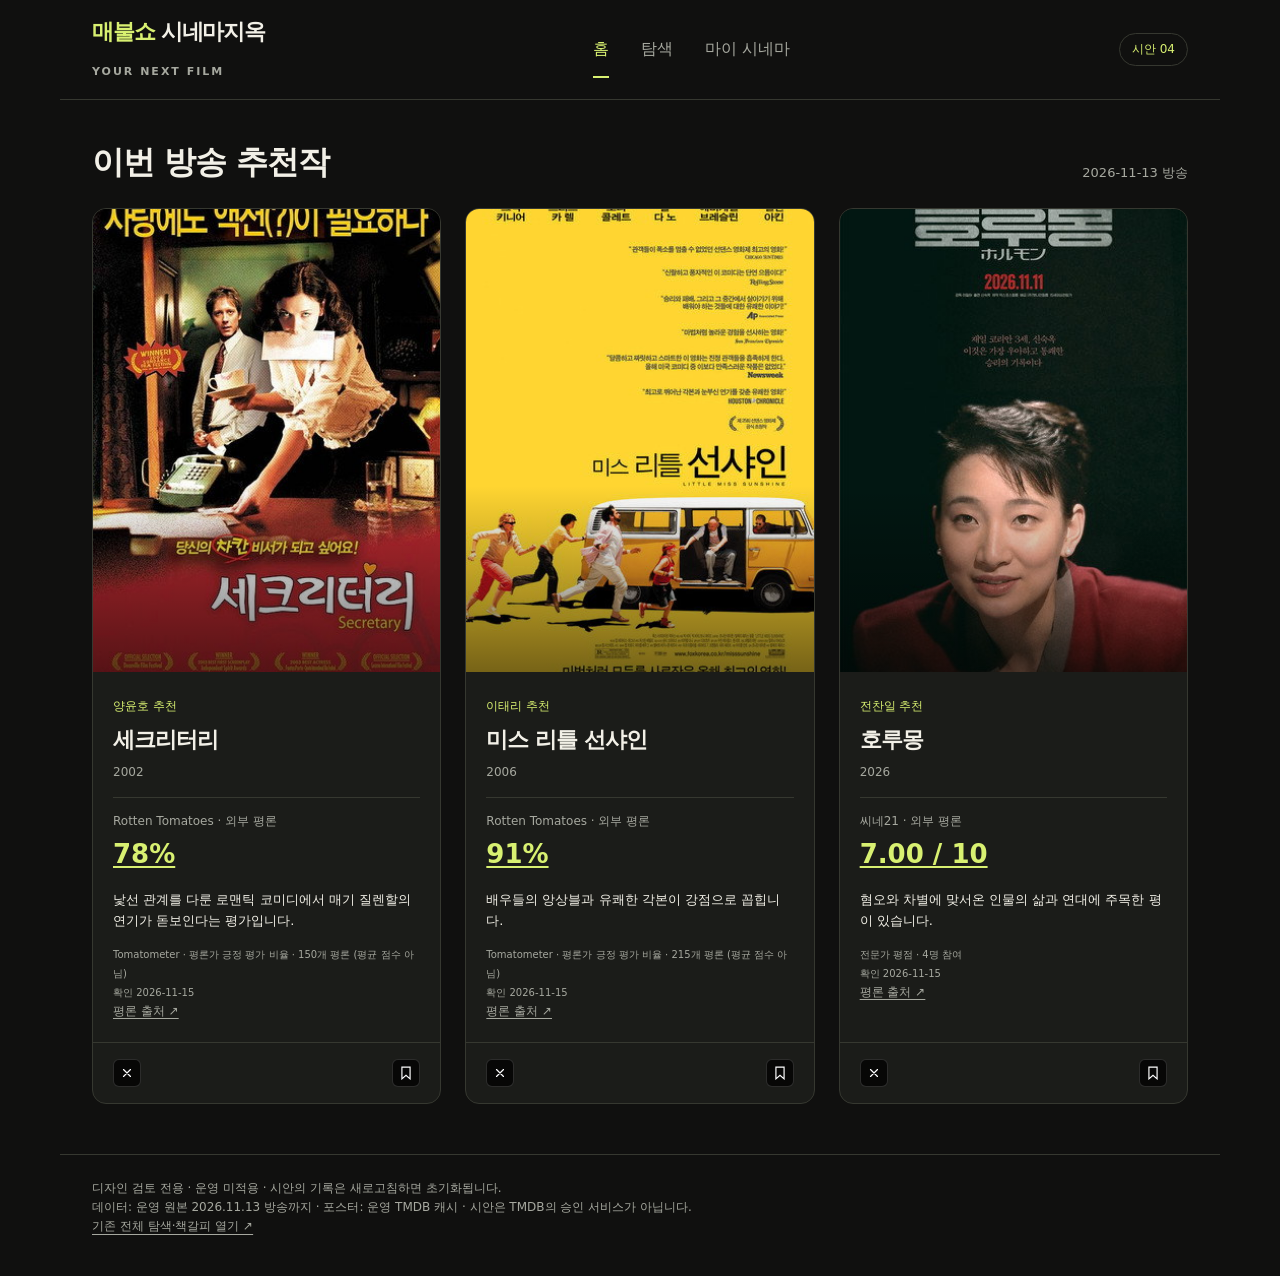
<file: proposals/cinema-home-2026/preview.html>
<!doctype html><html lang="ko"><meta charset="utf-8"><meta name="viewport" content="width=device-width,initial-scale=1"><meta name="robots" content="noindex,nofollow"><title>시네마지옥 · 새로운 홈 제안</title><style>
:root{--bg:#10100f;--panel:#1b1c19;--muted:#a6a89f;--ink:#f2f0e7;--accent:#d8f071;--line:#363830}*{box-sizing:border-box}body{margin:0;background:var(--bg);color:var(--ink);font:16px/1.6 system-ui,-apple-system,'Apple SD Gothic Neo',sans-serif}button,a{-webkit-tap-highlight-color:transparent}button{font:inherit;color:inherit;cursor:pointer}a{color:inherit;text-decoration:none}button:focus-visible,a:focus-visible{outline:3px solid var(--accent);outline-offset:4px}header,main,footer{max-width:1160px;margin:auto;padding:0 32px}header{height:100px;display:flex;align-items:center;justify-content:space-between;border-bottom:1px solid var(--line)}.brand{font-size:22px;font-weight:850;letter-spacing:-1.2px}.brand b{color:var(--accent)}.edition{font-size:11px;letter-spacing:2px;color:var(--muted)}nav{display:flex;gap:32px}nav a{color:var(--muted);padding:15px 0}nav a[aria-current=page]{color:var(--accent);border-bottom:2px solid var(--accent)}.proposal{font-size:12px;color:var(--muted);padding:15px 0}.pill{border:1px solid var(--line);border-radius:99px;padding:6px 12px;font-size:12px;color:var(--accent)}.eyebrow{font-size:12px;font-weight:700;letter-spacing:2px;color:var(--accent)}h1{font-size:clamp(32px,5vw,60px);line-height:1.16;letter-spacing:-2px;margin:20px 0}h2{font-size:26px;letter-spacing:-1px;margin:0}h3{font-size:18px;margin:10px 0 3px}.muted{color:var(--muted)}.hero{display:grid;grid-template-columns:1.1fr .9fr;min-height:470px;border:1px solid var(--line);border-radius:20px;overflow:hidden;background:var(--panel)}.hero-copy{padding:48px;align-self:center}.hero p{max-width:390px}.visual{position:relative;display:flex;align-items:center;justify-content:center;background:#d8c170;overflow:hidden;min-height:360px}.visual:before{content:'CINEMA\A WEEKEND';white-space:pre;position:absolute;font-size:95px;line-height:.9;font-weight:950;letter-spacing:-8px;color:#14161120;transform:rotate(-12deg);left:-20px;top:50px}.poster-hero{width:205px;border-radius:7px;transform:rotate(8deg);box-shadow:0 20px 50px #0008;z-index:1}.visual .stamp{position:absolute;bottom:28px;left:25px;z-index:2;background:#161810;color:var(--accent);padding:12px 16px;border-radius:5px;transform:rotate(-5deg);font-size:12px}.actions{display:flex;gap:10px;flex-wrap:wrap;margin-top:24px}.primary,.secondary{padding:12px 19px;border-radius:9px;border:1px solid var(--line);display:inline-flex;align-items:center;justify-content:center;min-height:48px}.primary{background:var(--accent);color:#182008;font-weight:750;border-color:var(--accent)}.secondary{background:transparent}.section{margin:42px 0}.section-head{display:flex;justify-content:space-between;align-items:center;gap:12px;margin-bottom:20px}.section-head small{color:var(--muted)}.cards{display:grid;grid-template-columns:repeat(3,1fr);gap:20px}.card{display:grid;grid-template-columns:100px 1fr;gap:17px;padding:16px;border:1px solid var(--line);border-radius:12px;background:#191a17;align-items:center}.card img{width:100%;aspect-ratio:2/3;object-fit:cover;border-radius:5px}.card small{font-size:12px;color:var(--muted)}.who{display:inline-block;border-radius:4px;color:var(--accent);font-size:12px}.card a{display:block}.card button{background:none;border:0;color:var(--muted);padding:8px 0;font-size:12px}.tonight{display:flex;align-items:center;gap:20px;padding:26px 32px;border-radius:14px;border:1px solid #65713b;background:#222819}.tonight .symbol{font-size:38px;color:var(--accent)}.tonight p{margin:4px 0}.tonight button{margin-left:auto;white-space:nowrap}.fine{font-size:12px;color:var(--muted)}footer{border-top:1px solid var(--line);padding-top:24px;padding-bottom:40px;font-size:12px;color:var(--muted)}.detail{display:grid;grid-template-columns:240px 1fr;gap:48px;margin:32px 0 50px}.detail>img{width:100%;border-radius:12px}.detail h1{font-size:42px}.fact{border-top:1px solid var(--line);padding:20px 0}.fact h3{color:var(--accent);font-size:13px}.history{list-style:none;padding:0}.history li{display:flex;justify-content:space-between;border-bottom:1px solid var(--line);padding:17px 0}.empty{padding:40px;border:1px dashed var(--line);border-radius:14px}.chips{display:flex;gap:10px;flex-wrap:wrap;margin:20px 0}.notice{padding:16px;background:#25261e;border-left:3px solid var(--accent);font-size:13px}.hidden{display:none!important}#status{font-size:13px;color:var(--accent);min-height:22px}.bottom-link{text-decoration:underline;text-underline-offset:4px}.share{width:100%;padding:12px;border:1px solid var(--line);border-radius:6px;background:#10100f;color:var(--ink)}@media(max-width:760px){header,main,footer{padding-left:20px;padding-right:20px}header{height:82px}.edition{display:none}nav{position:fixed;bottom:0;left:0;right:0;z-index:10;background:#191b16f5;justify-content:space-around;gap:0;border-top:1px solid var(--line);padding-bottom:env(safe-area-inset-bottom)}nav a{padding:14px 20px;font-size:14px}body{padding-bottom:70px}.hero{grid-template-columns:1fr}.hero-copy{padding:28px}.hero h1{font-size:38px}.visual{min-height:270px;grid-row:2}.poster-hero{width:140px}.visual:before{font-size:76px;top:40px}.visual .stamp{font-size:11px;left:20px;bottom:20px}.cards{grid-template-columns:1fr;gap:12px}.card{grid-template-columns:75px 1fr}.card h3{margin-top:3px}.section{margin:30px 0}.section-head{align-items:flex-start}.section-head h2{font-size:23px}.tonight{padding:22px;flex-wrap:wrap;gap:12px}.tonight .symbol{display:none}.tonight button{width:100%;margin:0}.detail{grid-template-columns:96px 1fr;gap:20px}.detail h1{font-size:28px;margin:10px 0}.detail .info{display:contents}.detail .intro{grid-column:2}.detail .fact,.detail .actions{grid-column:1/-1}.detail>img{grid-column:1;grid-row:1}.history li{font-size:14px}.section-head small{font-size:11px}.proposal{font-size:11px}.hero-copy>p{font-size:14px}}
</style><style>.home-head{display:flex;align-items:end;justify-content:space-between;gap:16px;margin:42px 0 24px}.home-head h1{font-size:32px;line-height:1.3;margin:0;letter-spacing:-1px}.home-head time{font-size:13px;color:var(--muted)}.recommendations{display:grid;grid-template-columns:repeat(3,minmax(0,1fr));gap:24px;margin-bottom:50px}.recommendation{border:1px solid var(--line);border-radius:14px;overflow:hidden;background:var(--panel)}.poster-link{display:block;position:relative;aspect-ratio:3/4;background:#262720;overflow:hidden}.poster-link img{width:100%;height:100%;object-fit:cover}.poster-link:after{content:'';position:absolute;inset:60% 0 0;background:linear-gradient(transparent,#0008)}.recommendation .caption{padding:20px}.recommendation h2{font-size:22px;line-height:1.35;margin:8px 0}.recommendation .rec-meta{display:flex;justify-content:space-between;gap:8px;color:var(--muted);font-size:12px}.rec-actions{display:flex;gap:8px;margin-top:18px}.rec-actions button{flex:1;min-height:42px;padding:8px 10px;font-size:12px}.shelf-grid{display:grid;grid-template-columns:repeat(2,minmax(0,1fr));gap:14px}.shelf-card{display:flex;gap:16px;padding:16px;border:1px solid var(--line);border-radius:12px}.shelf-card img{width:68px;height:102px;object-fit:cover;border-radius:5px}.shelf-card h3{margin-top:0}.shelf-card button{font-size:12px;background:transparent;border:1px solid var(--line);border-radius:6px;padding:8px;margin:6px 4px 0 0}.explore-gateway{max-width:640px;margin:60px auto;padding:40px;border:1px solid var(--line);border-radius:16px}.explore-gateway h1{font-size:36px}.actions button[aria-pressed=true]{border-color:var(--accent)}@media(max-width:760px){.home-head{margin:28px 0 20px}.home-head h1{font-size:25px}.home-head time{font-size:11px}.recommendations{grid-template-columns:repeat(2,minmax(0,1fr));gap:12px}.recommendation .caption{padding:13px}.recommendation h2{font-size:17px;letter-spacing:-.5px}.recommendation .rec-meta{display:block}.rec-actions{flex-direction:column;gap:6px;margin-top:12px}.rec-actions button{font-size:11px;min-height:40px;padding:7px}.shelf-grid{grid-template-columns:1fr}.explore-gateway{margin:28px 0;padding:24px}.detail{margin-bottom:24px}}@media(min-width:761px){.recommendations[data-count="2"]{grid-template-columns:repeat(2,minmax(0,1fr));max-width:800px}.recommendations[data-count="4"]{grid-template-columns:repeat(4,minmax(0,1fr))}.recommendations[data-count="4"] h2{font-size:19px}.recommendations[data-count="4"] .rec-actions{flex-direction:column}} </style><style>.poster-slot{position:relative}.fixed-actions{position:absolute;top:7px;right:7px;z-index:3;display:flex;gap:5px;height:28px}.record-icon{display:flex;align-items:center;justify-content:center;width:28px;height:28px;min-width:28px;padding:0;border:1px solid #ffffff26;border-radius:6px;background:#000b;color:#fff;cursor:pointer}.record-icon svg{width:14px;height:14px;pointer-events:none}.record-icon path{fill:none;stroke:currentColor;stroke-width:2;stroke-linecap:round}.record-icon.selected{color:#facc15;border-color:#facc15}.record-icon.selected .ribbon path{fill:#facc15}.record-icon:hover{background:#000e}.record-icon:focus-visible{outline:2px solid var(--accent);outline-offset:3px}.detail-poster{align-self:start}.detail-poster>img{width:100%;display:block;border-radius:12px}.recommendation .caption{min-width:0}.recommendation h2{overflow-wrap:anywhere}@media(max-width:760px){.detail-poster{grid-column:1;grid-row:1}.detail .intro{grid-column:2}.fixed-actions{top:7px;right:7px}.record-icon{touch-action:manipulation}}</style><style>.recommendation{display:flex;flex-direction:column;position:relative}.recommendation .caption{flex:1}.card-search:after{content:'';position:absolute;inset:0;z-index:1}.poster-link,.card-critics a,.card-footer{position:relative;z-index:2}.card-footer{margin:0;max-width:none;padding:16px 20px;display:flex;justify-content:space-between;gap:5px;border-top:1px solid var(--line);height:61px;flex:0 0 61px}.card-critics{border-top:1px solid var(--line);margin-top:15px;padding-top:14px;font-size:12px;color:var(--muted)}.card-critics .critic-score{display:block;color:var(--accent);font-size:26px;font-weight:800;margin:3px 0}.card-critics p{color:var(--ink);font-size:13px;line-height:1.65}.card-critics small{font-size:10px}.card-critics a{text-decoration:underline;text-underline-offset:3px}.shelf-entry{display:flex;flex-direction:column}.shelf-entry .recommendation{flex:1}.manage-watch{margin-top:8px;font-size:12px}.record-icon{flex:none}#status:empty{display:none}@media(max-width:760px){.card-footer{padding:16px 13px}.card-critics p{font-size:12px}}</style><header><a class="brand" href="#home"><b>매불쇼</b> 시네마지옥<span class="edition"><br>YOUR NEXT FILM</span></a><nav aria-label="주 메뉴"><a href="#home" data-nav="home">홈</a><a href="#explore" data-nav="explore">탐색</a><a href="#my" data-nav="my">마이 시네마</a></nav><span class="pill">시안 04</span></header><main><div id="view"></div><p id="status" role="status" aria-live="polite"></p></main><footer>디자인 검토 전용 · 운영 미적용 · 시안의 기록은 새로고침하면 초기화됩니다.<br>데이터: 운영 원본 2026.11.13 방송까지 · 포스터: 운영 TMDB 캐시 · 시안은 TMDB의 승인 서비스가 아닙니다.<br><a class="bottom-link" href="https://mbshow.kr/" target="_blank" rel="noopener">기존 전체 탐색·책갈피 열기 ↗</a></footer><script id="proposal-data" type="application/json">{"latest": "2026-11-13", "recent": [{"title": "세크리터리", "year": "2002", "who": "양윤호", "date": "2026-11-13"}, {"title": "미스 리틀 선샤인", "year": "2006", "who": "이태리", "date": "2026-11-13"}, {"title": "호루몽", "year": "2026", "who": "전찬일", "date": "2026-11-13"}], "sample": {"title": "미스 리틀 선샤인", "year": "2006", "who": "이태리", "date": "2026-11-13", "history": [{"title": "미스 리틀 선샤인", "year": "2006", "who": "이태리", "date": "2026-11-13"}, {"title": "미스 리틀 선샤인", "year": "2006", "who": "라이너", "date": "2024-08-02"}, {"title": "미스 리틀 선샤인", "year": "2006", "who": "최광희", "date": "2023-05-12"}]}, "count": 1119, "sourceCommit": "a435b416499cf38bd43e23cc459560f7148ffecf", "histories": {"[\"세크리터리\",\"2002\"]": [{"date": "2026-11-13", "who": "양윤호"}], "[\"미스 리틀 선샤인\",\"2006\"]": [{"date": "2026-11-13", "who": "이태리"}, {"date": "2024-08-02", "who": "라이너"}, {"date": "2023-05-12", "who": "최광희"}], "[\"호루몽\",\"2026\"]": [{"date": "2026-11-13", "who": "전찬일"}]}, "sources": {"[\"세크리터리\",\"2002\"]": {"critics": [{"publisher": "Rotten Tomatoes", "score": "78%", "scoreLabel": "Tomatometer · 평론가 긍정 평가 비율 · 150개 평론 (평균 점수 아님)", "summary": "낯선 관계를 다룬 로맨틱 코미디에서 매기 질렌할의 연기가 돋보인다는 평가입니다.", "url": "https://www.rottentomatoes.com/m/secretary", "checkedAt": "2026-11-15"}]}, "[\"미스 리틀 선샤인\",\"2006\"]": {"critics": [{"publisher": "Rotten Tomatoes", "score": "91%", "scoreLabel": "Tomatometer · 평론가 긍정 평가 비율 · 215개 평론 (평균 점수 아님)", "summary": "배우들의 앙상블과 유쾌한 각본이 강점으로 꼽힙니다.", "url": "https://www.rottentomatoes.com/m/little_miss_sunshine", "checkedAt": "2026-11-15"}]}, "[\"호루몽\",\"2026\"]": {"critics": [{"publisher": "씨네21", "score": "7.00 / 10", "scoreLabel": "전문가 평점 · 4명 참여", "summary": "혐오와 차별에 맞서온 인물의 삶과 연대에 주목한 평이 있습니다.", "url": "https://host.cine21.com/movie/info/?movie_id=63465", "checkedAt": "2026-11-15"}]}}}</script><script>'use strict';
const DATA=JSON.parse(document.getElementById('proposal-data').textContent);
const ASSETS={"세크리터리":"[data-uri]","미스 리틀 선샤인":"[data-uri]","호루몽":"[data-uri]"};
const watched=new Set(),wanted=new Set(),excluded=new Set();let lastRemoved=null;
const workId=m=>JSON.stringify([m.title,m.year]);
const esc=s=>String(s).replace(/[&<>"']/g,c=>({'&':'&amp;','<':'&lt;','>':'&gt;','"':'&quot;',"'":'&#39;'}[c]));
const key=m=>encodeURIComponent(workId(m));
const searchHref=m=>m.searchUrl||'https://www.google.com/search?q='+encodeURIComponent(m.title+(m.year?' ('+m.year+')':'')+((m.searchSuffix===undefined?'영화':m.searchSuffix)?' '+(m.searchSuffix===undefined?'영화':m.searchSuffix):''));
const pic=m=>ASSETS[m.title]||'';
const current=()=>DATA.recent.slice(0,6);
function controls(m){const id=workId(m);return `<footer class="card-footer" aria-label="작품 관리"><button class="record-icon ${excluded.has(id)?'selected':''}" data-exclude="${key(m)}" aria-label="${excluded.has(id)?'제거 취소':'작품 제거'}" title="${excluded.has(id)?'제거 취소':'작품 제거'}" aria-pressed="${excluded.has(id)}"><svg viewBox="0 0 24 24" aria-hidden="true"><path d="M6 6L18 18M18 6L6 18"/></svg></button><button class="record-icon ${wanted.has(id)?'selected':''}" data-wanted="${key(m)}" aria-label="${wanted.has(id)?'보고 싶은 것에서 제거':'보고 싶은 것에 저장'}" title="${wanted.has(id)?'보고 싶은 것에서 제거':'보고 싶은 것에 저장'}" aria-pressed="${wanted.has(id)}"><svg class="ribbon" viewBox="0 0 18 24" aria-hidden="true"><path d="M2 2H16V22L9 16L2 22Z"/></svg></button></footer>`;}
function card(m){const critic=DATA.sources?.[workId(m)]?.critics?.[0];return `<article class="recommendation"><a class="poster-link" href="${esc(searchHref(m))}" target="_blank" rel="noopener" aria-label="${esc(m.title)} 검색 결과 새 탭"><img src="${pic(m)}" alt="${esc(m.title)} 포스터"></a><div class="caption"><span class="who">${esc(m.who)} 추천</span><h2><a class="card-search" href="${esc(searchHref(m))}" target="_blank" rel="noopener">${esc(m.title)}</a></h2><div class="rec-meta"><span>${esc(m.year)}</span></div>${critic?`<div class="card-critics"><span>${esc(critic.publisher)} · 외부 평론</span><a class="critic-score" href="${esc(critic.url)}" target="_blank" rel="noopener" aria-label="${esc(critic.publisher)} ${esc(critic.score)} 원문">${esc(critic.score)}</a><p>${esc(critic.summary)}</p><small>${esc(critic.scoreLabel)}<br>확인 ${esc(critic.checkedAt)}</small><br><a href="${esc(critic.url)}" target="_blank" rel="noopener">평론 출처 ↗</a></div>`:''}</div>${controls(m)}</article>`;}
function home(){const movies=current().filter(m=>!excluded.has(workId(m)));return `<section><div class="home-head"><h1>이번 방송 추천작</h1><time datetime="${DATA.latest}">${DATA.latest} 방송</time></div><div class="recommendations" data-count="${movies.length}">${movies.map(card).join('')||'<p class="empty">이번 방송의 추천작을 모두 제거했습니다. 아래에서 마지막 제거를 취소할 수 있습니다.</p>'}</div></section>`;}


function explore(){return `<section class="explore-gateway"><span class="eyebrow">EXPLORE</span><h1>탐색은 익숙한 그대로.</h1><p>기존 전체 영화 목록과 추천자·연도·장르·플랫폼·기타 필터를 그대로 이용합니다.</p><a class="primary" href="https://mbshow.kr/" target="_blank" rel="noopener">기존 탐색 화면 열기 ↗</a><p class="fine">이 검토용 HTML에서는 운영 탐색을 복제하지 않습니다. 위 버튼은 실제 기존 서비스의 새 탭을 엽니다. 계정·책갈피·제외 설정도 기존 서비스에서 그대로 유지됩니다.</p></section>`;}
function shelf(set){const list=current().filter(m=>set.has(workId(m))&&!excluded.has(workId(m)));return list.length?`<div class="recommendations" data-count="${list.length}">${list.map(m=>`<div class="shelf-entry">${card(m)}<button class="secondary manage-watch" data-watched="${key(m)}">${watched.has(workId(m))?'본 것 표시 취소':'본 것으로 이동'}</button></div>`).join('')}</div>`:'<p class="empty muted">표시할 작품이 없습니다. <a class="bottom-link" href="#home">추천작 보기</a></p>';}
function my(){return `<section class="section"><h1>마이 시네마</h1><p class="fine">시안 전용 기록입니다. 계정과 연결되지 않으며 새로고침하면 초기화됩니다.</p><section class="section"><h2>본 것 <small class="muted">${watched.size}</small></h2>${shelf(watched,true)}</section><section class="section"><h2>보고 싶은 것 <small class="muted">${wanted.size}</small></h2>${shelf(wanted,false)}</section><a class="fine bottom-link" href="https://mbshow.kr/" target="_blank" rel="noopener">기존 내 책갈피 열기 ↗</a></section>`;}
function setCollection(id,type){if(type==='remove'){wanted.delete(id);watched.delete(id);return;}const target=type==='watched'?watched:wanted,other=type==='watched'?wanted:watched;if(target.has(id))target.delete(id);else{target.add(id);other.delete(id);}}
function render(){const hash=location.hash.slice(1)||'home';document.getElementById('view').innerHTML=hash==='explore'?explore():hash==='my'?my():home();document.querySelectorAll('[data-nav]').forEach(a=>a.setAttribute('aria-current',a.dataset.nav===hash?'page':'false'));const status=document.getElementById('status');status.innerHTML=lastRemoved?'<span>작품을 제거했습니다.</span> <button class="secondary" data-undo>실행 취소</button>':'';}
document.addEventListener('click',e=>{const b=e.target.closest('button');if(!b)return;if(b.hasAttribute('data-exclude')){const id=decodeURIComponent(b.dataset.exclude);excluded.add(id);lastRemoved=id;render();return;}if(b.hasAttribute('data-undo')){if(lastRemoved)excluded.delete(lastRemoved);lastRemoved=null;render();return;}for(const type of ['wanted','watched'])if(b.hasAttribute('data-'+type)){setCollection(decodeURIComponent(b.dataset[type]),type);render();return;}});window.addEventListener('hashchange',()=>{render();window.scrollTo(0,0)});render();
</script></html>
</file>
